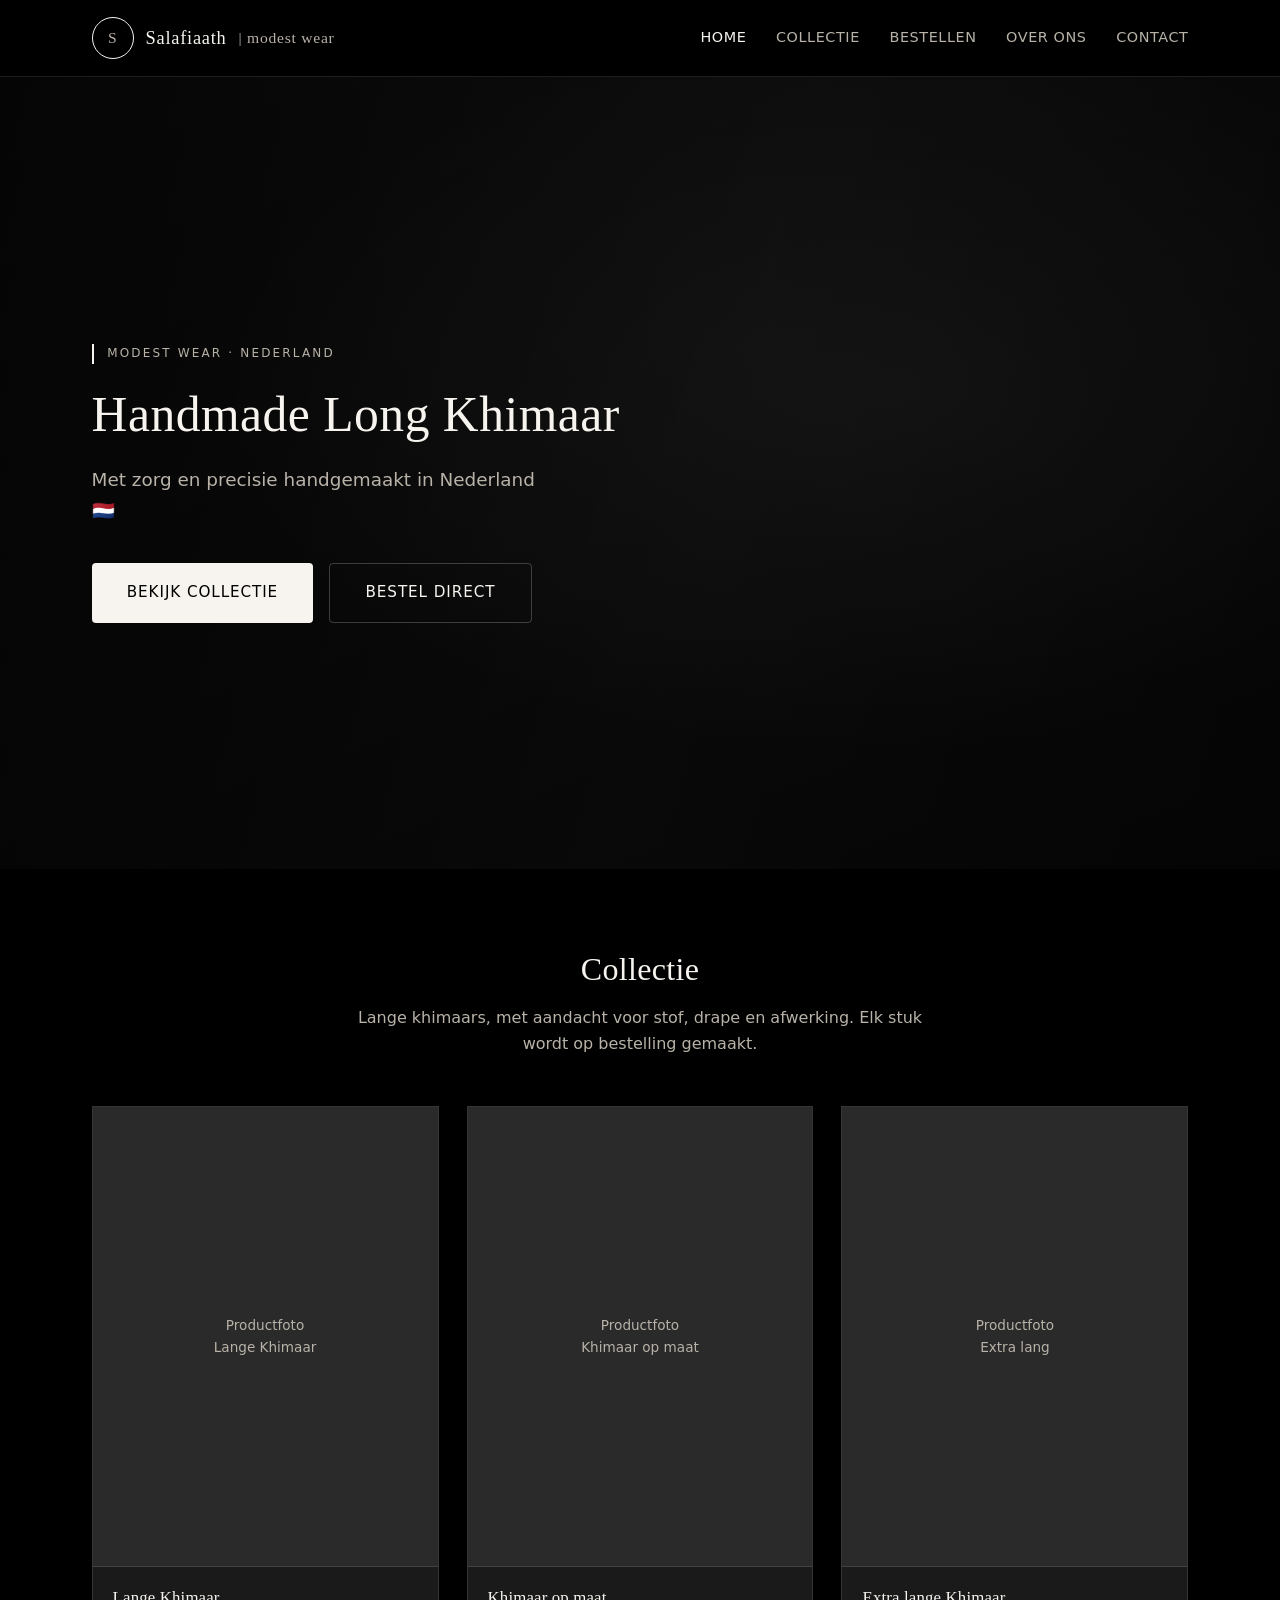
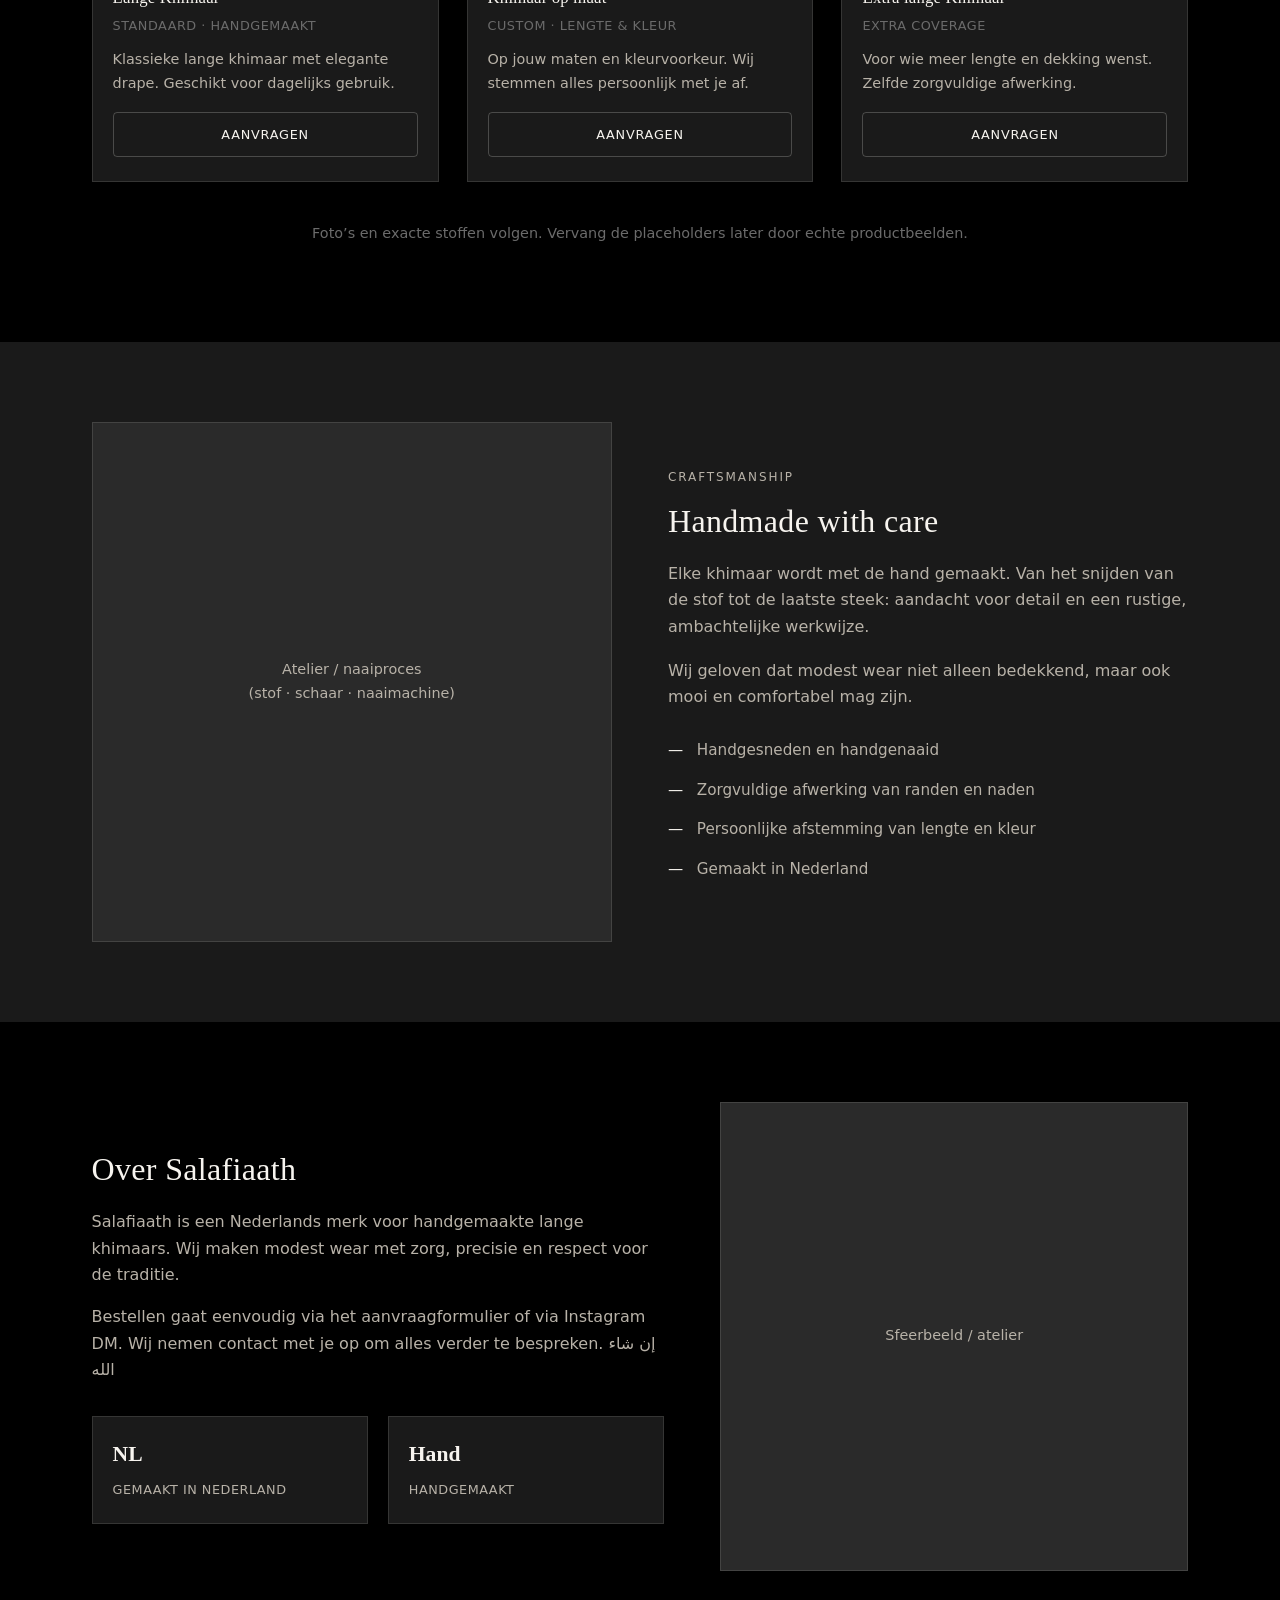
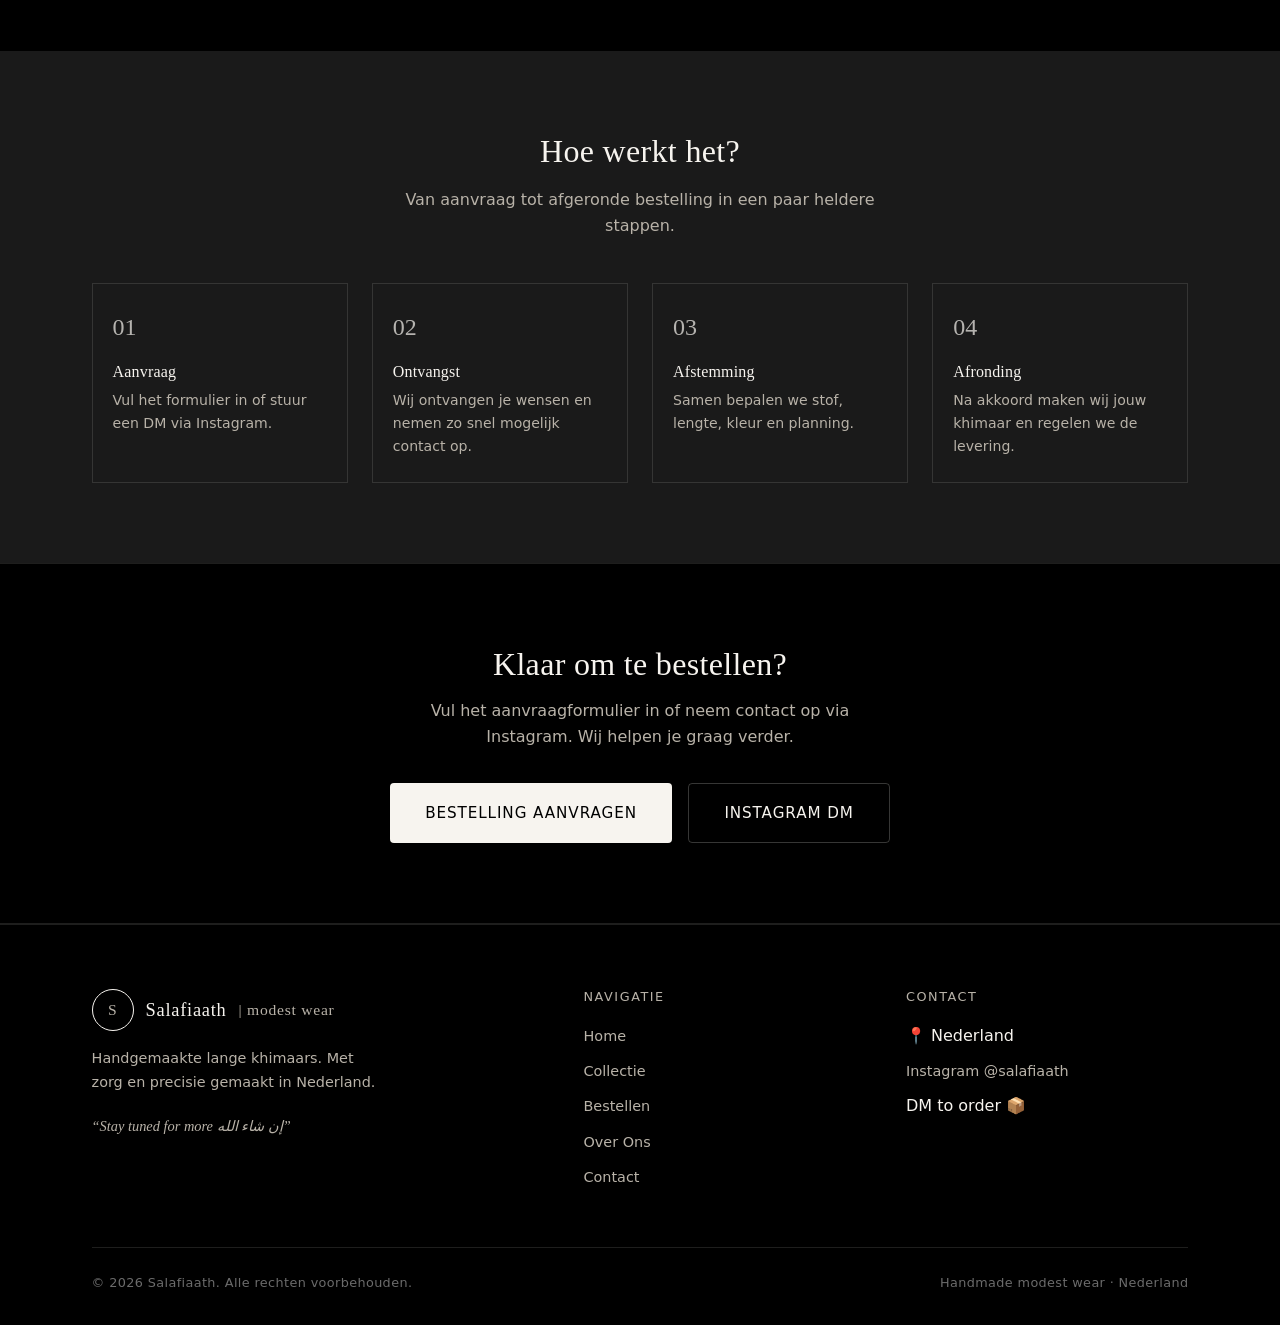
<file: index.html>
<!DOCTYPE html>
<html lang="nl">
<head>
  <meta charset="UTF-8">
  <meta name="viewport" content="width=device-width, initial-scale=1.0">
  <title>Salafiaath | Handmade Long Khimaar – Modest Wear</title>
  <meta name="description" content="Salafiaath – handgemaakte lange khimaars met zorg en precisie in Nederland. Modest wear. DM to order.">
  <meta name="keywords" content="khimaar, khimar, modest wear, handgemaakt, Nederland, salafiaath">
  <meta name="author" content="Salafiaath">
  <link rel="canonical" href="https://salafiaath.nl/">
  <meta property="og:title" content="Salafiaath | Handmade Long Khimaar">
  <meta property="og:description" content="Met zorg en precisie handgemaakt in Nederland. Modest wear.">
  <meta property="og:type" content="website">
  <link rel="stylesheet" href="css/style.css">
</head>
<body>
  <header class="header">
    <div class="container nav">
      <a href="index.html" class="logo">
        <span class="logo-mark">S</span>
        Salafiaath <span>| modest wear</span>
      </a>
      <button class="menu-toggle" aria-label="Menu openen" id="menuToggle">
        <span></span><span></span><span></span>
      </button>
      <nav class="nav-links" id="navLinks">
        <a href="index.html" class="active">Home</a>
        <a href="#collectie">Collectie</a>
        <a href="bestellen.html">Bestellen</a>
        <a href="#over">Over Ons</a>
        <a href="#contact">Contact</a>
      </nav>
    </div>
  </header>

  <main>
    <section class="hero">
      <div class="hero-bg" aria-hidden="true"></div>
      <div class="container">
        <div class="hero-inner">
          <span class="hero-label">Modest Wear · Nederland</span>
          <h1>Handmade Long Khimaar</h1>
          <p class="lead">
            Met zorg en precisie handgemaakt in Nederland 🇳🇱
          </p>
          <div class="hero-actions">
            <a href="#collectie" class="btn btn-primary btn-large">Bekijk Collectie</a>
            <a href="bestellen.html" class="btn btn-secondary btn-large">Bestel Direct</a>
          </div>
        </div>
      </div>
    </section>

    <section class="section" id="collectie">
      <div class="container">
        <div class="collectie-intro">
          <h2>Collectie</h2>
          <p>
            Lange khimaars, met aandacht voor stof, drape en afwerking.
            Elk stuk wordt op bestelling gemaakt.
          </p>
        </div>
        <div class="product-grid">
          <article class="product-card">
            <div class="product-image">
              Productfoto<br>Lange Khimaar
            </div>
            <div class="product-body">
              <h3>Lange Khimaar</h3>
              <div class="meta">Standaard · Handgemaakt</div>
              <p>Klassieke lange khimaar met elegante drape. Geschikt voor dagelijks gebruik.</p>
              <a href="bestellen.html" class="btn btn-secondary">Aanvragen</a>
            </div>
          </article>
          <article class="product-card">
            <div class="product-image">
              Productfoto<br>Khimaar op maat
            </div>
            <div class="product-body">
              <h3>Khimaar op maat</h3>
              <div class="meta">Custom · Lengte & kleur</div>
              <p>Op jouw maten en kleurvoorkeur. Wij stemmen alles persoonlijk met je af.</p>
              <a href="bestellen.html" class="btn btn-secondary">Aanvragen</a>
            </div>
          </article>
          <article class="product-card">
            <div class="product-image">
              Productfoto<br>Extra lang
            </div>
            <div class="product-body">
              <h3>Extra lange Khimaar</h3>
              <div class="meta">Extra coverage</div>
              <p>Voor wie meer lengte en dekking wenst. Zelfde zorgvuldige afwerking.</p>
              <a href="bestellen.html" class="btn btn-secondary">Aanvragen</a>
            </div>
          </article>
        </div>
        <p style="text-align:center; margin-top:2.5rem; font-size:0.9rem; color:var(--gray-mid);">
          Foto’s en exacte stoffen volgen. Vervang de placeholders later door echte productbeelden.
        </p>
      </div>
    </section>

    <section class="section section-alt" id="ambacht">
      <div class="container ambacht-grid">
        <div class="ambacht-visual">
          Atelier / naaiproces<br>
          (stof · schaar · naaimachine)
        </div>
        <div class="ambacht-content">
          <div class="label">Craftsmanship</div>
          <h2>Handmade with care</h2>
          <p>
            Elke khimaar wordt met de hand gemaakt. Van het snijden van de stof tot de laatste steek:
            aandacht voor detail en een rustige, ambachtelijke werkwijze.
          </p>
          <p>
            Wij geloven dat modest wear niet alleen bedekkend, maar ook mooi en comfortabel mag zijn.
          </p>
          <ul class="ambacht-list">
            <li>Handgesneden en handgenaaid</li>
            <li>Zorgvuldige afwerking van randen en naden</li>
            <li>Persoonlijke afstemming van lengte en kleur</li>
            <li>Gemaakt in Nederland</li>
          </ul>
        </div>
      </div>
    </section>

    <section class="section" id="over">
      <div class="container over-grid">
        <div class="over-content">
          <h2>Over Salafiaath</h2>
          <p>
            Salafiaath is een Nederlands merk voor handgemaakte lange khimaars.
            Wij maken modest wear met zorg, precisie en respect voor de traditie.
          </p>
          <p>
            Bestellen gaat eenvoudig via het aanvraagformulier of via Instagram DM.
            Wij nemen contact met je op om alles verder te bespreken. إن شاء الله
          </p>
          <div class="over-stats">
            <div class="stat">
              <strong>NL</strong>
              <span>Gemaakt in Nederland</span>
            </div>
            <div class="stat">
              <strong>Hand</strong>
              <span>Handgemaakt</span>
            </div>
          </div>
        </div>
        <div class="ambacht-visual">
          Sfeerbeeld / atelier
        </div>
      </div>
    </section>

    <section class="section section-alt" id="proces">
      <div class="container">
        <h2 style="text-align:center;">Hoe werkt het?</h2>
        <p style="text-align:center; max-width:32rem; margin:0 auto;">
          Van aanvraag tot afgeronde bestelling in een paar heldere stappen.
        </p>
        <div class="steps">
          <div class="step">
            <div class="step-number">01</div>
            <h3>Aanvraag</h3>
            <p>Vul het formulier in of stuur een DM via Instagram.</p>
          </div>
          <div class="step">
            <div class="step-number">02</div>
            <h3>Ontvangst</h3>
            <p>Wij ontvangen je wensen en nemen zo snel mogelijk contact op.</p>
          </div>
          <div class="step">
            <div class="step-number">03</div>
            <h3>Afstemming</h3>
            <p>Samen bepalen we stof, lengte, kleur en planning.</p>
          </div>
          <div class="step">
            <div class="step-number">04</div>
            <h3>Afronding</h3>
            <p>Na akkoord maken wij jouw khimaar en regelen we de levering.</p>
          </div>
        </div>
      </div>
    </section>

    <section class="cta-section" id="contact">
      <div class="container">
        <h2>Klaar om te bestellen?</h2>
        <p>
          Vul het aanvraagformulier in of neem contact op via Instagram.
          Wij helpen je graag verder.
        </p>
        <div class="cta-actions">
          <a href="bestellen.html" class="btn btn-primary btn-large">Bestelling aanvragen</a>
          <a href="https://www.instagram.com/salafiaath/" target="_blank" rel="noopener noreferrer" class="btn btn-secondary btn-large">Instagram DM</a>
        </div>
      </div>
    </section>
  </main>

  <footer class="footer">
    <div class="container">
      <div class="footer-grid">
        <div>
          <a href="index.html" class="logo">
            <span class="logo-mark">S</span>
            Salafiaath <span>| modest wear</span>
          </a>
          <p>
            Handgemaakte lange khimaars. Met zorg en precisie gemaakt in Nederland.
          </p>
          <p class="footer-quote">
            “Stay tuned for more إن شاء الله”
          </p>
        </div>
        <div>
          <h3>Navigatie</h3>
          <ul class="footer-links">
            <li><a href="index.html">Home</a></li>
            <li><a href="#collectie">Collectie</a></li>
            <li><a href="bestellen.html">Bestellen</a></li>
            <li><a href="#over">Over Ons</a></li>
            <li><a href="#contact">Contact</a></li>
          </ul>
        </div>
        <div>
          <h3>Contact</h3>
          <ul class="footer-links">
            <li>📍 Nederland</li>
            <li>
              <a href="https://www.instagram.com/salafiaath/" target="_blank" rel="noopener noreferrer">
                Instagram @salafiaath
              </a>
            </li>
            <li>DM to order 📦</li>
          </ul>
        </div>
      </div>
      <div class="footer-bottom">
        <span>© 2026 Salafiaath. Alle rechten voorbehouden.</span>
        <span>Handmade modest wear · Nederland</span>
      </div>
    </div>
  </footer>

  <script src="js/main.js"></script>
</body>
</html>
</file>
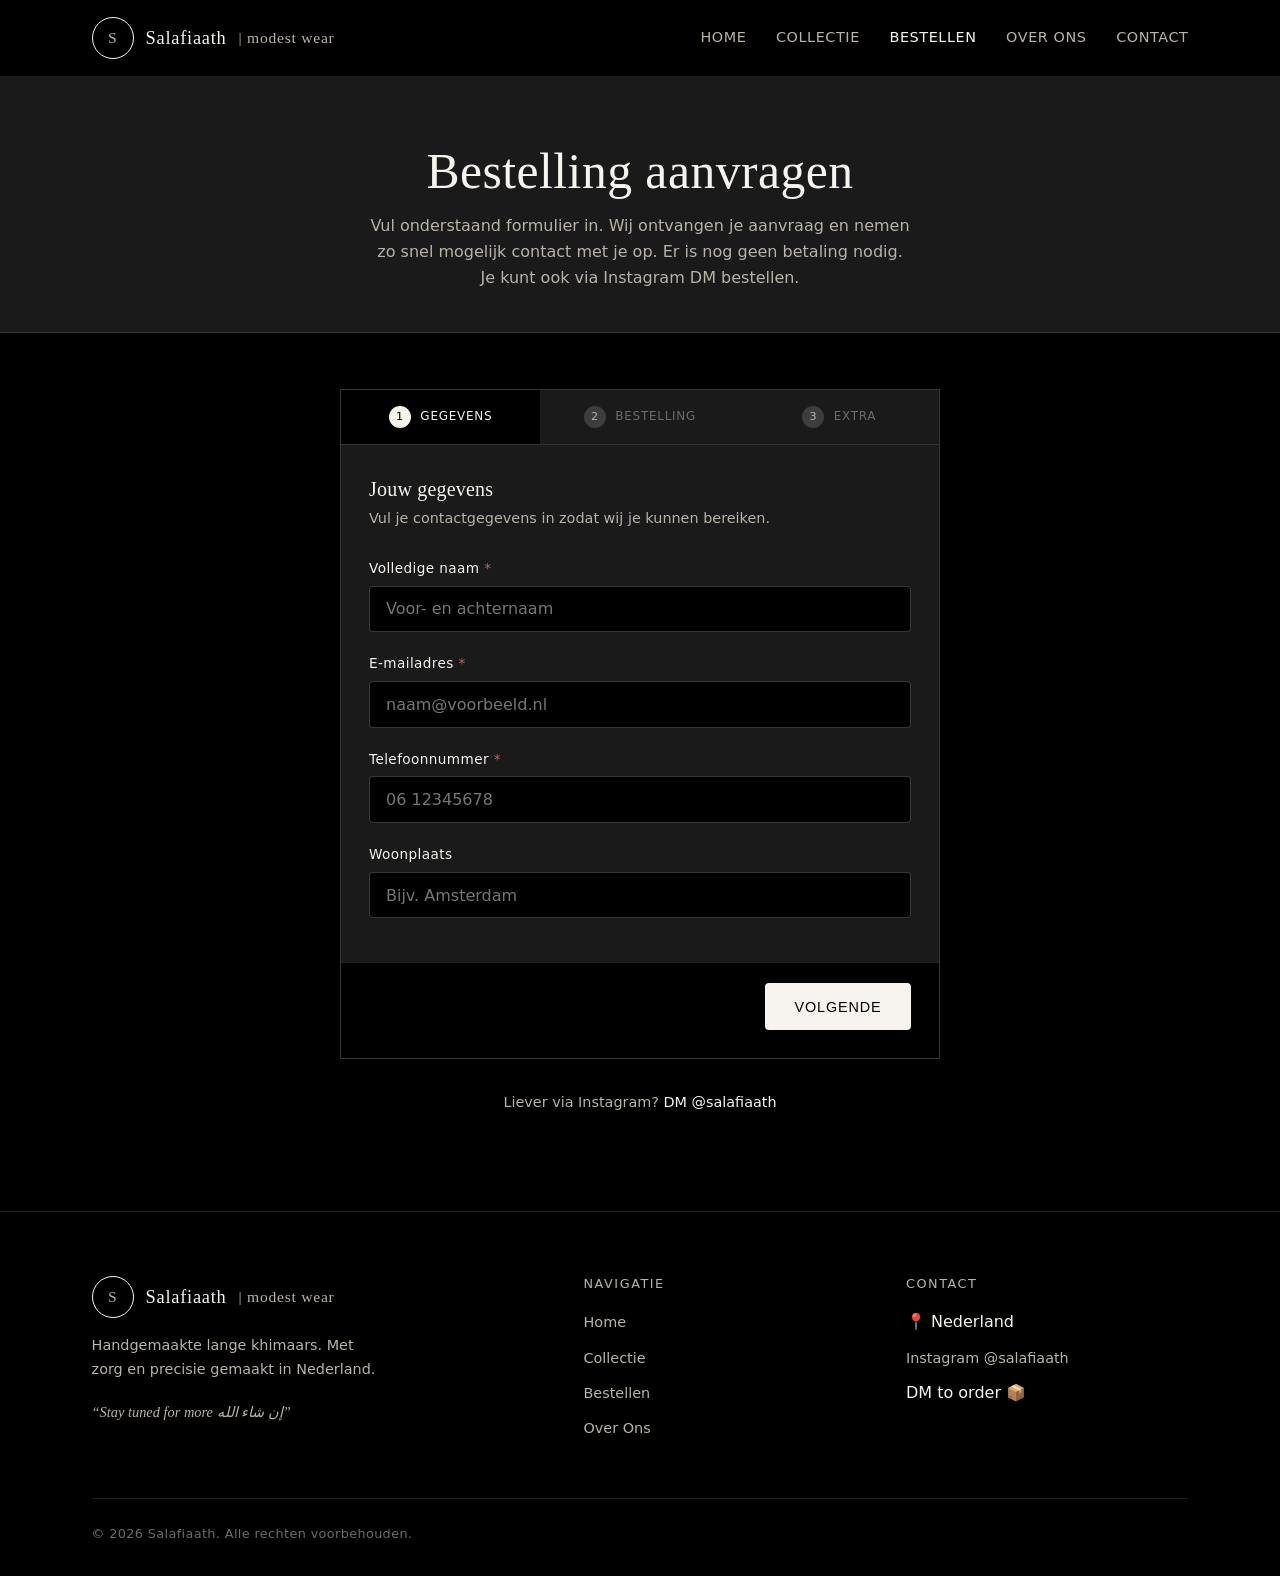
<file: bestellen.html>
<!DOCTYPE html>
<html lang="nl">
<head>
  <meta charset="UTF-8">
  <meta name="viewport" content="width=device-width, initial-scale=1.0">
  <title>Bestelling aanvragen | Salafiaath</title>
  <meta name="description" content="Vraag een handgemaakte lange khimaar aan bij Salafiaath. Vul het formulier in – wij nemen contact met je op.">
  <meta name="robots" content="noindex">
  <link rel="stylesheet" href="css/style.css">
</head>
<body>
  <header class="header">
    <div class="container nav">
      <a href="index.html" class="logo">
        <span class="logo-mark">S</span>
        Salafiaath <span>| modest wear</span>
      </a>
      <button class="menu-toggle" aria-label="Menu openen" id="menuToggle">
        <span></span><span></span><span></span>
      </button>
      <nav class="nav-links" id="navLinks">
        <a href="index.html">Home</a>
        <a href="index.html#collectie">Collectie</a>
        <a href="bestellen.html" class="active">Bestellen</a>
        <a href="index.html#over">Over Ons</a>
        <a href="index.html#contact">Contact</a>
      </nav>
    </div>
  </header>

  <main>
    <div class="page-header">
      <div class="container">
        <h1>Bestelling aanvragen</h1>
        <p>
          Vul onderstaand formulier in. Wij ontvangen je aanvraag en nemen zo snel mogelijk
          contact met je op. Er is nog geen betaling nodig. Je kunt ook via Instagram DM bestellen.
        </p>
      </div>
    </div>

    <section class="form-section">
      <div class="container">
        <div class="form-wrapper">
          <div class="form-progress" id="formProgress">
            <div class="progress-step active" data-step="1"><span>1</span> Gegevens</div>
            <div class="progress-step" data-step="2"><span>2</span> Bestelling</div>
            <div class="progress-step" data-step="3"><span>3</span> Extra</div>
          </div>

          <form id="orderForm" action="https://formsubmit.co/ajax/abshir.be@hotmail.com" method="POST" novalidate>
            <input type="hidden" name="_subject" value="Nieuwe aanvraag via Salafiaath website">
            <input type="hidden" name="_template" value="table">
            <input type="hidden" name="_captcha" value="false">
            <input type="hidden" name="_next" value="bestellen.html?verzonden=1">
            <input type="text" name="_honey" style="display:none" tabindex="-1" autocomplete="off">

            <div class="form-step active" data-step="1">
              <h2>Jouw gegevens</h2>
              <p class="step-desc">Vul je contactgegevens in zodat wij je kunnen bereiken.</p>

              <div class="form-group" data-field="naam">
                <label for="naam">Volledige naam <span class="required">*</span></label>
                <input type="text" id="naam" name="naam" required placeholder="Voor- en achternaam" autocomplete="name">
                <div class="error-msg">Vul je naam in.</div>
              </div>

              <div class="form-group" data-field="email">
                <label for="email">E-mailadres <span class="required">*</span></label>
                <input type="email" id="email" name="email" required placeholder="naam@voorbeeld.nl" autocomplete="email">
                <div class="error-msg">Vul een geldig e-mailadres in.</div>
              </div>

              <div class="form-group" data-field="telefoon">
                <label for="telefoon">Telefoonnummer <span class="required">*</span></label>
                <input type="tel" id="telefoon" name="telefoon" required placeholder="06 12345678" autocomplete="tel">
                <div class="error-msg">Vul een telefoonnummer in.</div>
              </div>

              <div class="form-group" data-field="plaats">
                <label for="plaats">Woonplaats</label>
                <input type="text" id="plaats" name="plaats" placeholder="Bijv. Amsterdam" autocomplete="address-level2">
              </div>
            </div>

            <div class="form-step" data-step="2">
              <h2>Jouw bestelling</h2>
              <p class="step-desc">Vertel ons wat je wilt bestellen.</p>

              <div class="form-group" data-field="product">
                <label>Wat wil je bestellen? <span class="required">*</span></label>
                <div class="radio-group">
                  <label class="radio-option">
                    <input type="radio" name="product" value="Lange khimaar (standaard)" required>
                    Lange khimaar (standaard)
                  </label>
                  <label class="radio-option">
                    <input type="radio" name="product" value="Lange khimaar (op maat / custom)">
                    Lange khimaar op maat / custom
                  </label>
                  <label class="radio-option">
                    <input type="radio" name="product" value="Extra lange khimaar">
                    Extra lange khimaar
                  </label>
                  <label class="radio-option">
                    <input type="radio" name="product" value="Anders / overleg">
                    Anders / wil graag overleggen
                  </label>
                </div>
                <div class="error-msg">Kies wat je wilt bestellen.</div>
              </div>

              <div class="form-group" data-field="aantal">
                <label for="aantal">Aantal <span class="required">*</span></label>
                <input type="number" id="aantal" name="aantal" min="1" max="20" value="1" required>
                <div class="error-msg">Vul een geldig aantal in (minimaal 1).</div>
              </div>

              <div class="form-group" data-field="kleur">
                <label for="kleur">Gewenste kleur(en)</label>
                <input type="text" id="kleur" name="kleur" placeholder="Bijv. zwart, beige, donkerblauw…">
                <p class="hint">Laat leeg als je nog geen voorkeur hebt – we bespreken dit later.</p>
              </div>

              <div class="form-group" data-field="lengte">
                <label for="lengte">Gewenste lengte / maat</label>
                <select id="lengte" name="lengte">
                  <option value="">Nog niet zeker / overleggen</option>
                  <option value="Standaard lang">Standaard lang</option>
                  <option value="Extra lang">Extra lang</option>
                  <option value="Op maat (ik geef later maten)">Op maat (ik geef later maten door)</option>
                </select>
              </div>

              <div class="form-group" data-field="gewenste_datum">
                <label for="gewenste_datum">Gewenste leverdatum (indicatie)</label>
                <input type="date" id="gewenste_datum" name="gewenste_datum">
                <p class="hint">Dit is een wens – we stemmen de realistische planning later af.</p>
              </div>
            </div>

            <div class="form-step" data-step="3">
              <h2>Extra informatie</h2>
              <p class="step-desc">Vertel ons meer over je wensen of bijzonderheden.</p>

              <div class="form-group" data-field="opmerkingen">
                <label for="opmerkingen">Opmerkingen / bijzonderheden</label>
                <textarea id="opmerkingen" name="opmerkingen" placeholder="Bijv. stofvoorkeur, specifieke wensen, maten, gelegenheid…"></textarea>
              </div>

              <div class="form-group" data-field="hoe_gevonden">
                <label for="hoe_gevonden">Hoe heb je ons gevonden?</label>
                <select id="hoe_gevonden" name="hoe_gevonden">
                  <option value="">Kies een optie</option>
                  <option value="Instagram">Instagram</option>
                  <option value="Via via / aanbeveling">Via via / aanbeveling</option>
                  <option value="Google / zoeken">Google / zoeken</option>
                  <option value="Anders">Anders</option>
                </select>
              </div>

              <div class="form-group">
                <label class="checkbox-option">
                  <input type="checkbox" name="privacy" value="Akkoord" required id="privacy">
                  Ik ga akkoord met het verwerken van mijn gegevens voor het behandelen van deze aanvraag. <span class="required">*</span>
                </label>
                <div class="error-msg" style="margin-left:0;">Je moet akkoord gaan om de aanvraag te versturen.</div>
              </div>
            </div>

            <div class="form-nav" id="formNav">
              <button type="button" class="btn btn-secondary" id="prevBtn" style="visibility:hidden;">Vorige</button>
              <button type="button" class="btn btn-primary" id="nextBtn">Volgende</button>
              <button type="submit" class="btn btn-primary" id="submitBtn" style="display:none;">Aanvraag versturen</button>
            </div>
          </form>

          <div class="form-success" id="formSuccess">
            <div class="icon">✓</div>
            <h2>Bedankt!</h2>
            <p>
              We hebben je aanvraag goed ontvangen. We nemen zo snel mogelijk contact met je op
              om de bestelling verder te bespreken.
            </p>
            <p style="margin-top:1.5rem;">
              <a href="index.html" class="btn btn-primary">Terug naar home</a>
            </p>
          </div>
        </div>

        <p style="text-align:center; margin-top:2rem; font-size:0.9rem;">
          Liever via Instagram?
          <a href="https://www.instagram.com/salafiaath/" target="_blank" rel="noopener noreferrer">DM @salafiaath</a>
        </p>
      </div>
    </section>
  </main>

  <footer class="footer">
    <div class="container">
      <div class="footer-grid">
        <div>
          <a href="index.html" class="logo">
            <span class="logo-mark">S</span>
            Salafiaath <span>| modest wear</span>
          </a>
          <p>Handgemaakte lange khimaars. Met zorg en precisie gemaakt in Nederland.</p>
          <p class="footer-quote">“Stay tuned for more إن شاء الله”</p>
        </div>
        <div>
          <h3>Navigatie</h3>
          <ul class="footer-links">
            <li><a href="index.html">Home</a></li>
            <li><a href="index.html#collectie">Collectie</a></li>
            <li><a href="bestellen.html">Bestellen</a></li>
            <li><a href="index.html#over">Over Ons</a></li>
          </ul>
        </div>
        <div>
          <h3>Contact</h3>
          <ul class="footer-links">
            <li>📍 Nederland</li>
            <li>
              <a href="https://www.instagram.com/salafiaath/" target="_blank" rel="noopener noreferrer">
                Instagram @salafiaath
              </a>
            </li>
            <li>DM to order 📦</li>
          </ul>
        </div>
      </div>
      <div class="footer-bottom">
        <span>© 2026 Salafiaath. Alle rechten voorbehouden.</span>
      </div>
    </div>
  </footer>

  <script src="js/main.js"></script>
  <script src="js/form.js"></script>
</body>
</html>
</file>
<file: css/style.css>
/* Salafiaath – Modest Wear
   Elegant black / anthracite / cream
*/

:root {
  --black: #000000;
  --anthracite: #1a1a1a;
  --anthracite-soft: #2a2a2a;
  --gray: #3d3d3d;
  --gray-mid: #6b6b6b;
  --cream: #F7F4EF;
  --cream-soft: #EDE8E0;
  --white: #FFFFFF;
  --text: #F7F4EF;
  --text-muted: #B8B2A8;
  --border: rgba(247, 244, 239, 0.12);
  --border-strong: rgba(247, 244, 239, 0.22);
  --error: #c45c5c;
  --success: #4a7c59;
  --font-main: 'Segoe UI', system-ui, -apple-system, BlinkMacSystemFont, 'Helvetica Neue', Arial, sans-serif;
  --font-heading: Georgia, 'Times New Roman', serif;
  --max-width: 1140px;
  --radius: 4px;
  --transition: 0.28s ease;
}

*, *::before, *::after { box-sizing: border-box; margin: 0; padding: 0; }

html { scroll-behavior: smooth; font-size: 16px; }

body {
  font-family: var(--font-main);
  background: var(--black);
  color: var(--text);
  line-height: 1.65;
  -webkit-font-smoothing: antialiased;
}

img { max-width: 100%; height: auto; display: block; }
a { color: var(--cream); text-decoration: none; transition: color var(--transition); }
a:hover { color: var(--white); }
ul { list-style: none; }

h1, h2, h3, h4 {
  font-family: var(--font-heading);
  font-weight: 500;
  line-height: 1.25;
  color: var(--cream);
  letter-spacing: 0.01em;
}

h1 { font-size: clamp(2.1rem, 5vw, 3.1rem); }
h2 { font-size: clamp(1.55rem, 3.2vw, 2rem); margin-bottom: 1rem; }
h3 { font-size: 1.2rem; }

p { margin-bottom: 1rem; color: var(--text-muted); }

.container {
  width: 100%;
  max-width: var(--max-width);
  margin: 0 auto;
  padding: 0 1.35rem;
}

.section { padding: 5rem 0; }
.section-alt { background: var(--anthracite); }

.header {
  position: sticky;
  top: 0;
  z-index: 100;
  background: rgba(0, 0, 0, 0.92);
  backdrop-filter: blur(12px);
  border-bottom: 1px solid var(--border);
}

.nav {
  display: flex;
  align-items: center;
  justify-content: space-between;
  height: 76px;
}

.logo {
  display: flex;
  align-items: center;
  gap: 0.75rem;
  color: var(--cream);
  font-family: var(--font-heading);
  font-size: 1.15rem;
  font-weight: 500;
  letter-spacing: 0.04em;
}

.logo-mark {
  width: 42px;
  height: 42px;
  border-radius: 50%;
  background: var(--black);
  border: 1.5px solid var(--cream);
  display: flex;
  align-items: center;
  justify-content: center;
  font-size: 0.7rem;
  font-weight: 600;
  letter-spacing: 0.02em;
  color: var(--cream);
  flex-shrink: 0;
}

.logo span {
  color: var(--text-muted);
  font-weight: 400;
  font-size: 0.85em;
}

.nav-links {
  display: flex;
  align-items: center;
  gap: 1.85rem;
}

.nav-links a {
  color: var(--text-muted);
  font-weight: 500;
  font-size: 0.9rem;
  letter-spacing: 0.04em;
  text-transform: uppercase;
}

.nav-links a:hover,
.nav-links a.active {
  color: var(--cream);
}

.menu-toggle {
  display: none;
  background: none;
  border: none;
  cursor: pointer;
  padding: 0.5rem;
}

.menu-toggle span {
  display: block;
  width: 22px;
  height: 1.5px;
  background: var(--cream);
  margin: 5px 0;
  transition: var(--transition);
}

.btn {
  display: inline-flex;
  align-items: center;
  justify-content: center;
  gap: 0.5rem;
  padding: 0.9rem 1.85rem;
  border-radius: var(--radius);
  font-weight: 500;
  font-size: 0.9rem;
  letter-spacing: 0.06em;
  text-transform: uppercase;
  border: none;
  cursor: pointer;
  transition: all var(--transition);
  text-decoration: none;
}

.btn-primary {
  background: var(--cream);
  color: var(--black);
}

.btn-primary:hover {
  background: var(--white);
  color: var(--black);
}

.btn-secondary {
  background: transparent;
  color: var(--cream);
  border: 1px solid var(--border-strong);
}

.btn-secondary:hover {
  border-color: var(--cream);
  background: rgba(247, 244, 239, 0.06);
}

.btn-large {
  padding: 1.05rem 2.2rem;
  font-size: 0.95rem;
}

.hero {
  position: relative;
  min-height: 88vh;
  display: flex;
  align-items: center;
  overflow: hidden;
  background: var(--anthracite);
}

.hero-bg {
  position: absolute;
  inset: 0;
  background:
    linear-gradient(105deg, rgba(0,0,0,0.82) 0%, rgba(0,0,0,0.45) 55%, rgba(0,0,0,0.7) 100%),
    linear-gradient(160deg, #1a1a1a 0%, #0d0d0d 100%);
  z-index: 0;
}

.hero-bg::after {
  content: '';
  position: absolute;
  inset: 0;
  background: radial-gradient(ellipse at 70% 40%, rgba(247,244,239,0.04) 0%, transparent 55%);
  pointer-events: none;
}

.hero-inner {
  position: relative;
  z-index: 1;
  padding: 6rem 0 5rem;
  max-width: 640px;
}

.hero-label {
  display: inline-block;
  font-size: 0.75rem;
  letter-spacing: 0.18em;
  text-transform: uppercase;
  color: var(--text-muted);
  margin-bottom: 1.25rem;
  border-left: 2px solid var(--cream);
  padding-left: 0.85rem;
}

.hero h1 { margin-bottom: 1.15rem; font-weight: 500; }

.hero .lead {
  font-size: 1.15rem;
  color: var(--text-muted);
  margin-bottom: 2.25rem;
  max-width: 28rem;
  line-height: 1.7;
}

.hero-actions {
  display: flex;
  flex-wrap: wrap;
  gap: 1rem;
}

.collectie-intro {
  text-align: center;
  max-width: 36rem;
  margin: 0 auto 3rem;
}

.product-grid {
  display: grid;
  grid-template-columns: repeat(3, 1fr);
  gap: 1.75rem;
}

.product-card {
  background: var(--anthracite);
  border: 1px solid var(--border);
  transition: border-color var(--transition), transform var(--transition);
}

.product-card:hover {
  border-color: var(--border-strong);
  transform: translateY(-3px);
}

.product-image {
  aspect-ratio: 3/4;
  background: var(--anthracite-soft);
  display: flex;
  align-items: center;
  justify-content: center;
  color: var(--text-muted);
  font-size: 0.85rem;
  text-align: center;
  padding: 1.5rem;
  border-bottom: 1px solid var(--border);
}

.product-body {
  padding: 1.35rem 1.25rem 1.5rem;
}

.product-body h3 {
  font-size: 1.05rem;
  margin-bottom: 0.35rem;
  font-weight: 500;
}

.product-body .meta {
  font-size: 0.8rem;
  color: var(--gray-mid);
  letter-spacing: 0.04em;
  text-transform: uppercase;
  margin-bottom: 0.75rem;
}

.product-body p {
  font-size: 0.9rem;
  margin-bottom: 1rem;
}

.product-body .btn {
  width: 100%;
  padding: 0.7rem;
  font-size: 0.8rem;
}

.ambacht-grid {
  display: grid;
  grid-template-columns: 1fr 1fr;
  gap: 3.5rem;
  align-items: center;
}

.ambacht-visual {
  aspect-ratio: 1;
  background: var(--anthracite-soft);
  border: 1px solid var(--border);
  display: flex;
  align-items: center;
  justify-content: center;
  color: var(--text-muted);
  font-size: 0.9rem;
  text-align: center;
  padding: 2rem;
}

.ambacht-content .label {
  font-size: 0.75rem;
  letter-spacing: 0.16em;
  text-transform: uppercase;
  color: var(--text-muted);
  margin-bottom: 0.85rem;
}

.ambacht-content h2 { margin-bottom: 1.25rem; }
.ambacht-content p { margin-bottom: 1.1rem; }

.ambacht-list { margin-top: 1.75rem; }

.ambacht-list li {
  display: flex;
  align-items: flex-start;
  gap: 0.85rem;
  margin-bottom: 0.9rem;
  color: var(--text-muted);
  font-size: 0.95rem;
}

.ambacht-list li::before {
  content: '—';
  color: var(--cream);
  flex-shrink: 0;
}

.over-grid {
  display: grid;
  grid-template-columns: 1.1fr 0.9fr;
  gap: 3.5rem;
  align-items: center;
}

.over-content h2 { margin-bottom: 1.25rem; }

.over-stats {
  display: grid;
  grid-template-columns: 1fr 1fr;
  gap: 1.25rem;
  margin-top: 2rem;
}

.stat {
  border: 1px solid var(--border);
  padding: 1.25rem;
  background: var(--anthracite);
}

.stat strong {
  display: block;
  font-family: var(--font-heading);
  font-size: 1.35rem;
  color: var(--cream);
  margin-bottom: 0.25rem;
}

.stat span {
  font-size: 0.8rem;
  color: var(--text-muted);
  letter-spacing: 0.04em;
  text-transform: uppercase;
}

.steps {
  display: grid;
  grid-template-columns: repeat(4, 1fr);
  gap: 1.5rem;
  margin-top: 2.75rem;
}

.step {
  text-align: left;
  padding: 1.5rem 1.25rem;
  border: 1px solid var(--border);
  background: var(--anthracite);
}

.step-number {
  font-family: var(--font-heading);
  font-size: 1.5rem;
  color: var(--cream);
  margin-bottom: 0.85rem;
  opacity: 0.7;
}

.step h3 { font-size: 1rem; margin-bottom: 0.45rem; }
.step p { font-size: 0.88rem; margin-bottom: 0; }

.cta-section {
  text-align: center;
  padding: 5rem 0;
  border-top: 1px solid var(--border);
  border-bottom: 1px solid var(--border);
}

.cta-section h2 { margin-bottom: 0.85rem; }
.cta-section p { max-width: 28rem; margin: 0 auto 2rem; }

.cta-actions {
  display: flex;
  flex-wrap: wrap;
  justify-content: center;
  gap: 1rem;
}

.footer {
  background: var(--black);
  border-top: 1px solid var(--border);
  padding: 4rem 0 2rem;
}

.footer-grid {
  display: grid;
  grid-template-columns: 1.6fr 1fr 1fr;
  gap: 2.5rem;
  margin-bottom: 3rem;
}

.footer .logo { margin-bottom: 1rem; }
.footer p { font-size: 0.9rem; max-width: 18rem; }

.footer h3 {
  font-size: 0.8rem;
  letter-spacing: 0.12em;
  text-transform: uppercase;
  color: var(--text-muted);
  margin-bottom: 1.1rem;
  font-family: var(--font-main);
  font-weight: 500;
}

.footer-links li { margin-bottom: 0.55rem; }
.footer-links a { color: var(--text-muted); font-size: 0.9rem; }
.footer-links a:hover { color: var(--cream); }

.footer-quote {
  font-family: var(--font-heading);
  font-style: italic;
  font-size: 0.95rem;
  color: var(--text-muted);
  margin-top: 1.25rem;
  max-width: 16rem;
  line-height: 1.55;
}

.footer-bottom {
  border-top: 1px solid var(--border);
  padding-top: 1.5rem;
  display: flex;
  justify-content: space-between;
  flex-wrap: wrap;
  gap: 1rem;
  font-size: 0.8rem;
  color: var(--gray-mid);
  letter-spacing: 0.03em;
}

.page-header {
  padding: 4rem 0 2.5rem;
  text-align: center;
  border-bottom: 1px solid var(--border);
  background: var(--anthracite);
}

.page-header h1 { margin-bottom: 0.6rem; }
.page-header p { max-width: 34rem; margin: 0 auto; }

.form-section { padding: 3.5rem 0 5rem; }

.form-wrapper {
  max-width: 600px;
  margin: 0 auto;
  background: var(--anthracite);
  border: 1px solid var(--border);
  overflow: hidden;
}

.form-progress {
  display: flex;
  border-bottom: 1px solid var(--border);
}

.progress-step {
  flex: 1;
  text-align: center;
  padding: 1rem 0.4rem;
  font-size: 0.75rem;
  font-weight: 500;
  letter-spacing: 0.06em;
  text-transform: uppercase;
  color: var(--gray-mid);
}

.progress-step.active {
  color: var(--cream);
  background: var(--black);
}

.progress-step.completed { color: var(--success); }

.progress-step span {
  display: inline-flex;
  width: 22px;
  height: 22px;
  align-items: center;
  justify-content: center;
  border-radius: 50%;
  background: var(--gray);
  color: var(--text-muted);
  font-size: 0.7rem;
  margin-right: 0.3rem;
}

.progress-step.active span {
  background: var(--cream);
  color: var(--black);
}

.progress-step.completed span {
  background: var(--success);
  color: var(--white);
}

.form-step {
  display: none;
  padding: 2rem 1.75rem 1.5rem;
}

.form-step.active { display: block; }

.form-step h2 {
  font-size: 1.25rem;
  margin-bottom: 0.3rem;
}

.form-step .step-desc {
  font-size: 0.9rem;
  margin-bottom: 1.65rem;
}

.form-group { margin-bottom: 1.25rem; }

.form-group label {
  display: block;
  font-weight: 500;
  font-size: 0.85rem;
  letter-spacing: 0.03em;
  margin-bottom: 0.4rem;
  color: var(--cream);
}

.form-group label .required { color: var(--error); }

.form-group input[type="text"],
.form-group input[type="email"],
.form-group input[type="tel"],
.form-group input[type="number"],
.form-group input[type="date"],
.form-group select,
.form-group textarea {
  width: 100%;
  padding: 0.8rem 1rem;
  border: 1px solid var(--border-strong);
  border-radius: var(--radius);
  font-size: 1rem;
  font-family: inherit;
  background: var(--black);
  color: var(--cream);
  transition: border-color var(--transition);
}

.form-group input:focus,
.form-group select:focus,
.form-group textarea:focus {
  outline: none;
  border-color: var(--cream);
}

.form-group textarea {
  min-height: 110px;
  resize: vertical;
}

.form-group .hint {
  font-size: 0.78rem;
  color: var(--gray-mid);
  margin-top: 0.3rem;
}

.form-group.error input,
.form-group.error select,
.form-group.error textarea {
  border-color: var(--error);
}

.form-group .error-msg {
  display: none;
  color: var(--error);
  font-size: 0.8rem;
  margin-top: 0.3rem;
}

.form-group.error .error-msg { display: block; }

.radio-group,
.checkbox-group {
  display: flex;
  flex-direction: column;
  gap: 0.55rem;
}

.radio-option,
.checkbox-option {
  display: flex;
  align-items: center;
  gap: 0.65rem;
  padding: 0.7rem 0.9rem;
  border: 1px solid var(--border);
  border-radius: var(--radius);
  cursor: pointer;
  transition: border-color var(--transition), background var(--transition);
  color: var(--text-muted);
  font-size: 0.95rem;
}

.radio-option:hover,
.checkbox-option:hover {
  border-color: var(--border-strong);
  background: rgba(247, 244, 239, 0.03);
}

.radio-option input,
.checkbox-option input {
  accent-color: var(--cream);
  width: 16px;
  height: 16px;
}

.form-nav {
  display: flex;
  justify-content: space-between;
  gap: 1rem;
  padding: 1.25rem 1.75rem 1.75rem;
  border-top: 1px solid var(--border);
  background: var(--black);
}

.form-nav .btn { min-width: 120px; }

.form-success {
  display: none;
  text-align: center;
  padding: 3.5rem 2rem;
}

.form-success.show { display: block; }

.form-success .icon {
  width: 64px;
  height: 64px;
  margin: 0 auto 1.4rem;
  background: var(--success);
  color: white;
  border-radius: 50%;
  display: flex;
  align-items: center;
  justify-content: center;
  font-size: 1.6rem;
}

.form-success h2 {
  color: var(--cream);
  margin-bottom: 0.75rem;
}

@media (max-width: 900px) {
  .product-grid { grid-template-columns: 1fr 1fr; }
  .ambacht-grid,
  .over-grid { grid-template-columns: 1fr; gap: 2.5rem; }
  .steps { grid-template-columns: 1fr 1fr; }
  .footer-grid { grid-template-columns: 1fr; gap: 2rem; }
  .hero { min-height: auto; }
  .hero-inner { padding: 4.5rem 0 3.5rem; }
}

@media (max-width: 640px) {
  .nav-links {
    display: none;
    position: absolute;
    top: 76px;
    left: 0;
    right: 0;
    background: var(--black);
    flex-direction: column;
    padding: 1.5rem;
    border-bottom: 1px solid var(--border);
    gap: 1rem;
  }
  .nav-links.open { display: flex; }
  .menu-toggle { display: block; }
  .product-grid { grid-template-columns: 1fr; }
  .steps { grid-template-columns: 1fr; }
  .form-step, .form-nav { padding-left: 1.25rem; padding-right: 1.25rem; }
  .progress-step { font-size: 0.65rem; }
  .progress-step span { display: none; }
  .over-stats { grid-template-columns: 1fr; }
}

:focus-visible {
  outline: 2px solid var(--cream);
  outline-offset: 2px;
}

.sr-only {
  position: absolute;
  width: 1px;
  height: 1px;
  padding: 0;
  margin: -1px;
  overflow: hidden;
  clip: rect(0,0,0,0);
  border: 0;
}
</file>
